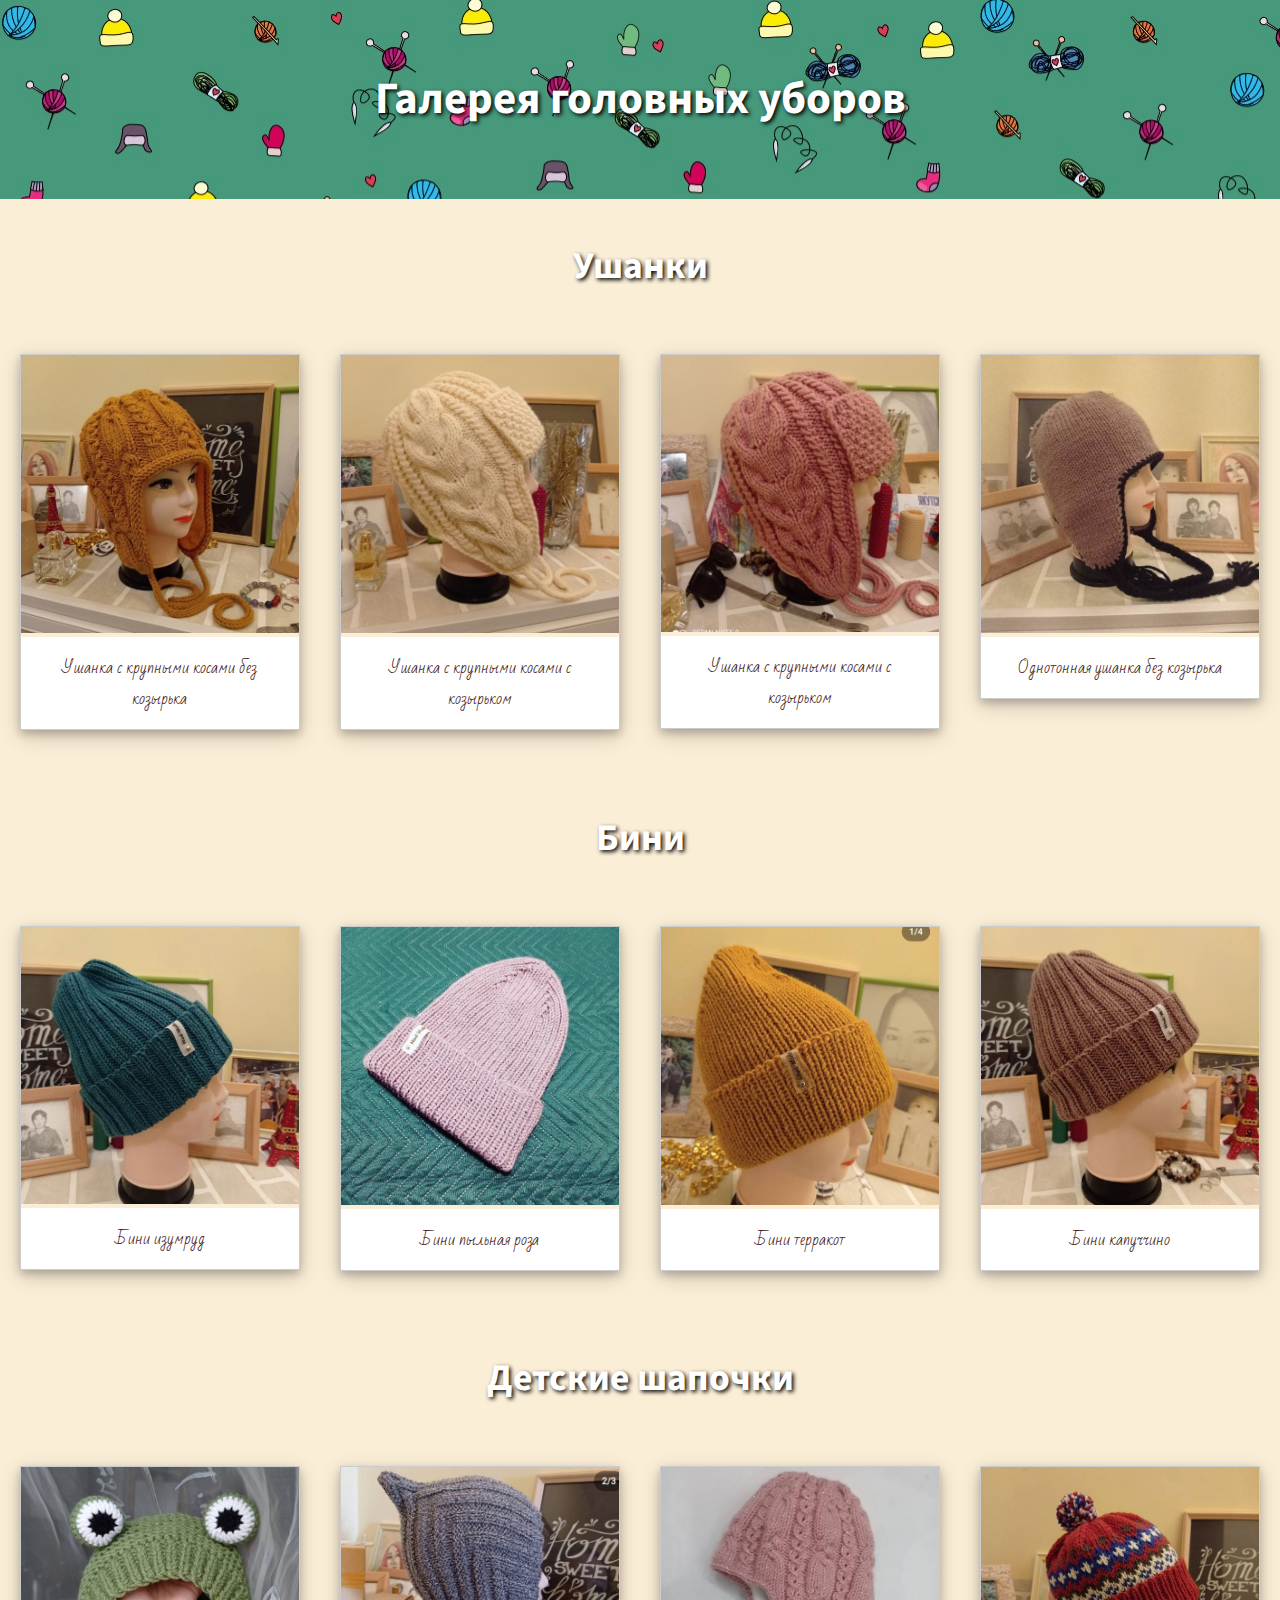
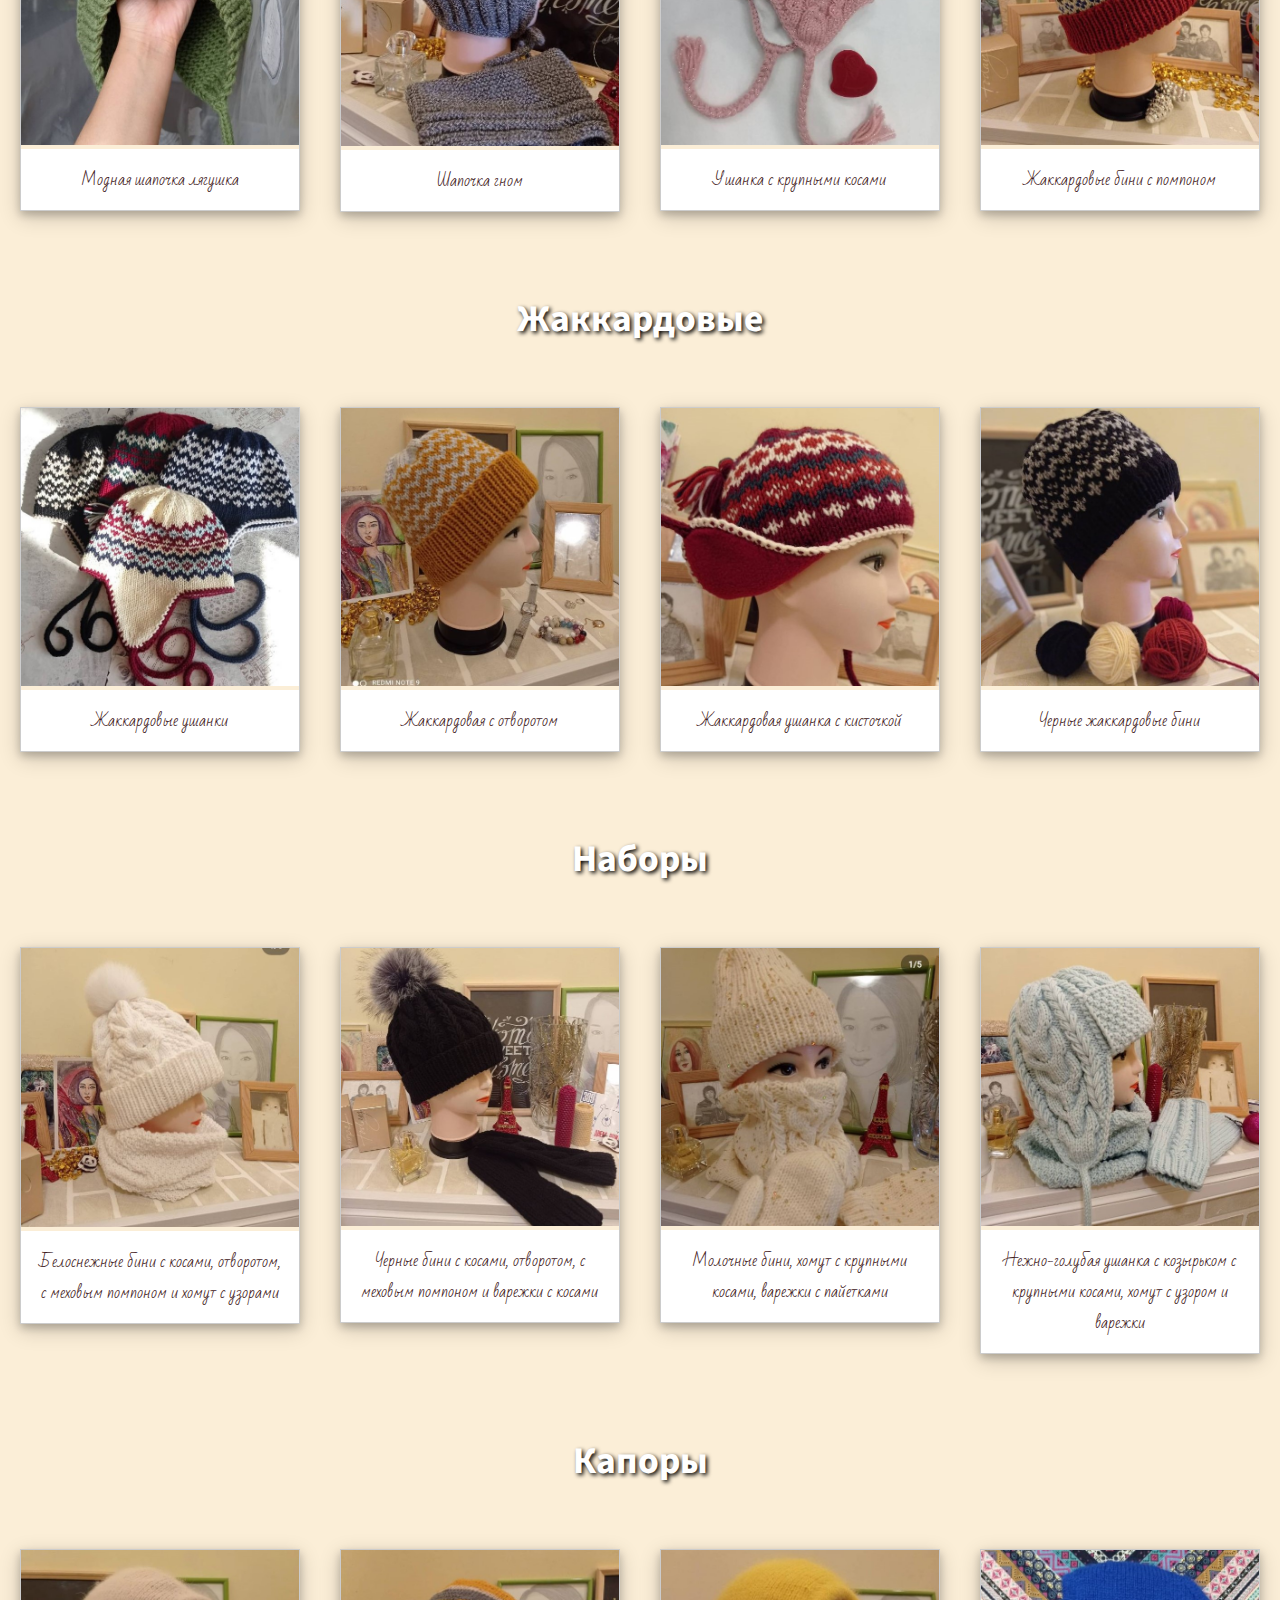
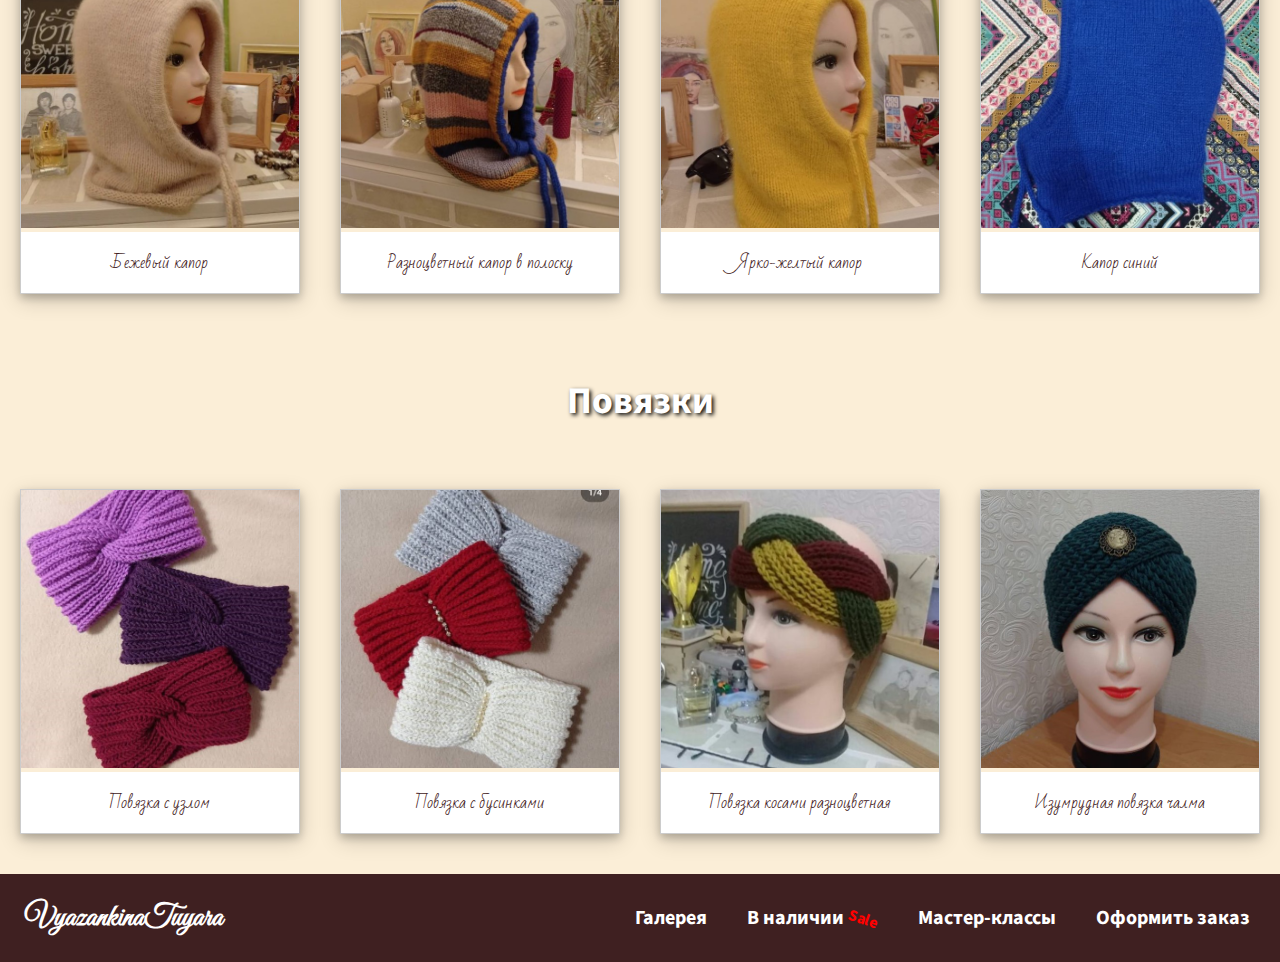
<file: galereya.html>
<!DOCTYPE html>
<html lang="ru">
<head>
    <meta charset="UTF-8">
    <meta http-equiv="X-UA-Compatible" content="IE=edge">
    <meta name="viewport" content="width=device-width, initial-scale=1.0">
    <link rel="stylesheet" href="style.css">
    <link rel="preconnect" href="https://fonts.gstatic.com" crossorigin>
    <link href="https://fonts.googleapis.com/css2?family=Dancing+Script:wght@600&family=Great+Vibes&family=Roboto:wght@300&family=Sansita+Swashed:wght@300&family=Source+Sans+Pro:wght@300&display=swap" rel="stylesheet">
    
    <link rel="preconnect" href="https://fonts.googleapis.com">
<link rel="preconnect" href="https://fonts.gstatic.com" crossorigin>
<link href="https://fonts.googleapis.com/css2?family=Pacifico&display=swap" rel="stylesheet">

<link rel="preconnect" href="https://fonts.googleapis.com">
<link rel="preconnect" href="https://fonts.gstatic.com" crossorigin>
<link href="https://fonts.googleapis.com/css2?family=Amatic+SC&display=swap" rel="stylesheet">

<link rel="preconnect" href="https://fonts.googleapis.com">
<link rel="preconnect" href="https://fonts.gstatic.com" crossorigin>
<link href="https://fonts.googleapis.com/css2?family=Bad+Script&display=swap" rel="stylesheet">
    <title>Galerey</title>
</head>
<body>
    <div class="glava fon" >
        <h2 >Галерея головных уборов</h2>
     </div>
     <div class="glava2" >
        <h2>Ушанки</h2>
     </div>
    <div class="responsive">
        <div class="gallery">
           <a target="_blank" href="usha1.jpeg">
           <img src="assets/usha1.jpeg" alt="Cinque Terre" width="600" height="400">
           </a>
           <div class="desc">Ушанка с крупными косами без козырька</div>
        </div>
     </div>
     <div class="responsive">
        <div class="gallery">
           <a target="_blank" href="usha2.jpeg">
           <img src="assets/usha2.jpeg" alt="Forest" width="600" height="400">
           </a>
           <div class="desc">Ушанка с крупными косами с козырьком</div>
        </div>
     </div>
     <div class="responsive">
        <div class="gallery">
           <a target="_blank" href="usha3.jpeg">
           <img src="assets/usha3.jpeg" alt="Cinque Terre" width="600" height="400">
           </a>
           <div class="desc">Ушанка с крупными косами с козырьком</div>
        </div>
     </div>
     <div class="responsive">
        <div class="gallery">
           <a target="_blank" href="usha4.jpeg">
           <img src="assets/usha4.jpeg" alt="Forest" width="600" height="400">
           </a>
           <div class="desc">Однотонная ушанка без козырька</div>
        </div>
     </div>
     <div class="clearfix"></div>
     <div style="padding:20px;"></div>
     <div class="glava2" >
        <h2>Бини</h2>
     </div>
     <div class="responsive">
        <div class="gallery">
           <a target="_blank" href="bini1.jpeg">
           <img src="assets/bini1.jpeg" alt="Cinque Terre" width="600" height="400">
           </a>
           <div class="desc">Бини изумруд</div>
        </div>
     </div>
     <div class="responsive">
        <div class="gallery">
           <a target="_blank" href="bini2.jpeg">
           <img src="assets/bini2.jpeg" alt="Forest" width="600" height="400">
           </a>
           <div class="desc">Бини пыльная роза</div>
        </div>
     </div>
     <div class="responsive">
        <div class="gallery">
           <a target="_blank" href="bini3.jpeg">
           <img src="assets/bini3.jpeg" alt="Forest" width="600" height="400">
           </a>
           <div class="desc">Бини терракот</div>
        </div>
     </div>
     <div class="responsive">
        <div class="gallery">
           <a target="_blank" href="bini4.jpeg">
           <img src="assets/bini4.jpeg" alt="Forest" width="600" height="400">
           </a>
           <div class="desc">Бини капуччино</div>
        </div>
     </div>
     <div class="clearfix"></div>
     <div style="padding:20px;"></div>

     <div class="glava2" >
        <h2 >Детские шапочки</h2>
     </div>
    <div class="responsive">
        <div class="gallery">
           <a target="_blank" href="det1.jpeg">
           <img src="assets/det1.jpeg" alt="Cinque Terre" width="600" height="400">
           </a>
           <div class="desc">Модная шапочка лягушка</div>
        </div>
     </div>
     <div class="responsive">
        <div class="gallery">
           <a target="_blank" href="det2.jpeg">
           <img src="assets/det2.jpeg" alt="Forest" width="600" height="400">
           </a>
           <div class="desc">Шапочка гном</div>
        </div>
     </div>
     <div class="responsive">
        <div class="gallery">
           <a target="_blank" href="det3.jpeg">
           <img src="assets/det3.jpeg" alt="Cinque Terre" width="600" height="400">
           </a>
           <div class="desc">Ушанка с крупными косами</div>
        </div>
     </div>
     <div class="responsive">
        <div class="gallery">
           <a target="_blank" href="det4.jpeg">
           <img src="assets/det4.jpeg" alt="Forest" width="600" height="400">
           </a>
           <div class="desc">Жаккардовые бини с помпоном</div>
        </div>
     </div>
     <div class="clearfix"></div>
     <div style="padding:20px;"></div>

     <div class="glava2" >
        <h2>Жаккардовые</h2>
     </div>
     <div class="responsive">
        <div class="gallery">
           <a target="_blank" href="jak1.jpeg">
           <img src="assets/jak1.jpeg" alt="Cinque Terre" width="600" height="400">
           </a>
           <div class="desc">Жаккардовые ушанки</div>
        </div>
     </div>
     <div class="responsive">
        <div class="gallery">
           <a target="_blank" href="jak4.jpeg">
           <img src="assets/jak4.jpeg" alt="Forest" width="600" height="400">
           </a>
           <div class="desc">Жаккардовая с отворотом</div>
        </div>
     </div>
     <div class="responsive">
        <div class="gallery">
           <a target="_blank" href="jak7.jpeg">
           <img src="assets/jak7.jpeg" alt="Forest" width="600" height="400">
           </a>
           <div class="desc">Жаккардовая ушанка с кисточкой</div>
        </div>
     </div>
     <div class="responsive">
        <div class="gallery">
           <a target="_blank" href="jak6.jpeg">
           <img src="assets/jak6.jpeg" alt="Forest" width="600" height="400">
           </a>
           <div class="desc">Черные жаккардовые бини</div>
        </div>
     </div>
     <div class="clearfix"></div>
     <div style="padding:20px;"></div>
     <div class="glava2" >
     <h2 >Наборы</h2>
    </div>
   <div class="responsive">
       <div class="gallery">
          <a target="_blank" href="nabor1.jpeg">
          <img src="assets/nabor1.jpeg" alt="Cinque Terre" width="600" height="400">
          </a>
          <div class="desc">Белоснежные бини с косами, отворотом, с меховым помпоном и хомут с узорами</div>
       </div>
    </div>
    <div class="responsive">
       <div class="gallery">
          <a target="_blank" href="nabor2.jpeg">
          <img src="assets/nabor2.jpeg" alt="Forest" width="600" height="400">
          </a>
          <div class="desc">Черные бини с косами, отворотом, с меховым помпоном и варежки с косами</div>
       </div>
    </div>
    <div class="responsive">
       <div class="gallery">
          <a target="_blank" href="nabor3.jpeg">
          <img src="assets/nabor3.jpeg" alt="Cinque Terre" width="600" height="400">
          </a>
          <div class="desc">Молочные бини, хомут с крупными косами, варежки с пайетками</div>
       </div>
    </div>
    <div class="responsive">
       <div class="gallery">
          <a target="_blank" href="nabor4.jpeg">
          <img src="assets/nabor4.jpeg" alt="Forest" width="600" height="400">
          </a>
          <div class="desc">Нежно-голубая ушанка с козырьком с крупными косами, хомут с узором и варежки</div>
       </div>
    </div>
    <div class="clearfix"></div>
    <div style="padding:20px;"></div>

    <div class="glava2" >
       <h2>Капоры</h2>
    </div>
    <div class="responsive">
       <div class="gallery">
          <a target="_blank" href="kapor1.jpeg">
          <img src="assets/kapor1.jpeg" alt="Cinque Terre" width="600" height="400">
          </a>
          <div class="desc">Бежевый капор</div>
       </div>
    </div>
    <div class="responsive">
       <div class="gallery">
          <a target="_blank" href="kapor2.jpeg">
          <img src="assets/kapor2.jpeg" alt="Forest" width="600" height="400">
          </a>
          <div class="desc">Разноцветный капор в полоску</div>
       </div>
    </div>
    <div class="responsive">
       <div class="gallery">
          <a target="_blank" href="kapor3.jpeg">
          <img src="assets/kapor3.jpeg" alt="Forest" width="600" height="400">
          </a>
          <div class="desc">Ярко-желтый капор</div>
       </div>
    </div>
    <div class="responsive">
       <div class="gallery">
          <a target="_blank" href="kapor4.jpeg">
          <img src="assets/kapor4.jpeg" alt="Forest" width="600" height="400">
          </a>
          <div class="desc">Капор синий</div>
       </div>
    </div>
    <div class="clearfix"></div>
    <div style="padding:20px;"></div>

    <div class="glava2" >
        <h2>Повязки</h2>
     </div>
     <div class="responsive">
        <div class="gallery">
           <a target="_blank" href="povjaska1.jpg.jpeg">
           <img src="assets/povjaska1.jpg.jpeg" alt="Cinque Terre" width="600" height="400">
           </a>
           <div class="desc">Повязка с узлом</div>
        </div>
     </div>
     <div class="responsive">
        <div class="gallery">
           <a target="_blank" href="povjaska2.jpeg">
           <img src="assets/povjaska2.jpeg" alt="Forest" width="600" height="400">
           </a>
           <div class="desc">Повязка с бусинками</div>
        </div>
     </div>
     <div class="responsive">
        <div class="gallery">
           <a target="_blank" href="povjaska3.jpeg">
           <img src="assets/povjaska3.jpeg" alt="Forest" width="600" height="400">
           </a>
           <div class="desc">Повязка косами разноцветная</div>
        </div>
     </div>
     <div class="responsive">
        <div class="gallery">
           <a target="_blank" href="povjaska4.jpeg">
           <img src="assets/povjaska4.jpeg" alt="Forest" width="600" height="400">
           </a>
           <div class="desc">Изумрудная повязка чалма</div>
        </div>
     </div>
     <div class="clearfix"></div>
     <div style="padding:20px;"></div>
     <nav class="nav">
        <a class="heading" href="index.html">VyazankinaTuyara</a>
        <a class="item" href="galereya.html" target="_blank">Галерея</a>
        <a class="item" href="magazin.html" target="_blank">В наличии <ins>Sale</ins></a>
        <a class="item" href="mk.html" target="_blank">Мастер-классы</a>
        <a class="item" href="https://wa.me/79246600908" target="_blank">Оформить заказ</a>
     </nav>
</body>
</html>
</file>
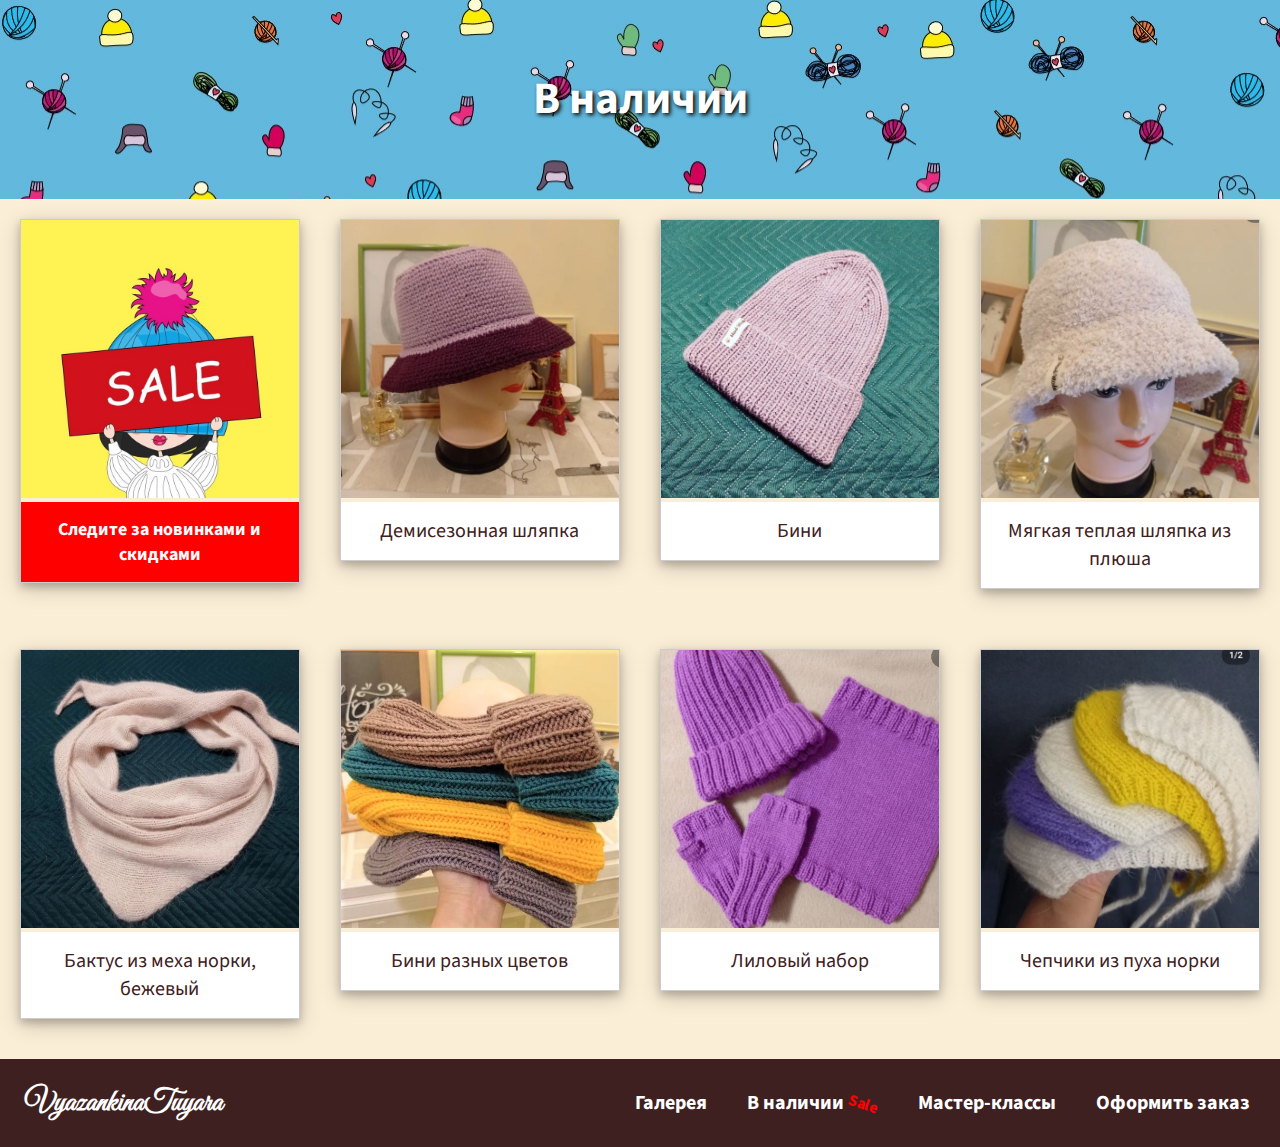
<file: magazin.html>
<!DOCTYPE html>
<html lang="ru">
<head>
    <meta charset="UTF-8">
    <meta http-equiv="X-UA-Compatible" content="IE=edge">
    <meta name="viewport" content="width=device-width, initial-scale=1.0">
    <link rel="stylesheet" href="style.css">
    <link rel="preconnect" href="https://fonts.gstatic.com" crossorigin>
    <link href="https://fonts.googleapis.com/css2?family=Dancing+Script:wght@600&family=Great+Vibes&family=Roboto:wght@300&family=Sansita+Swashed:wght@300&family=Source+Sans+Pro:wght@300&display=swap" rel="stylesheet">
    
    <link rel="preconnect" href="https://fonts.googleapis.com">
<link rel="preconnect" href="https://fonts.gstatic.com" crossorigin>
<link href="https://fonts.googleapis.com/css2?family=Pacifico&display=swap" rel="stylesheet">

<link rel="preconnect" href="https://fonts.googleapis.com">
<link rel="preconnect" href="https://fonts.gstatic.com" crossorigin>
<link href="https://fonts.googleapis.com/css2?family=Amatic+SC&display=swap" rel="stylesheet">

<link rel="preconnect" href="https://fonts.googleapis.com">
<link rel="preconnect" href="https://fonts.gstatic.com" crossorigin>
<link href="https://fonts.googleapis.com/css2?family=Bad+Script&display=swap" rel="stylesheet">
    <title>Magazin</title>
</head>
<body>
    <div class="glava" >
        <h2 >В наличии</h2>
     </div>
    <div class="responsive">
        <div class="gallery">
           <a target="_blank" href="sale.jpg">
           <img src="assets/sale.jpg" alt="Cinque Terre" width="600" height="400">
           </a>
           <div class="sale1"><b>Следите за новинками и скидками</b></div>
        </div>
     </div>
     <div class="responsive">
        <div class="gallery">
           <a target="_blank" href="sale1.jpeg">
           <img src="assets/sale1.jpeg" alt="Forest" width="600" height="400">
           </a>
           <div class="sale">Демисезонная шляпка</div>
        </div>
     </div>
     <div class="responsive">
        <div class="gallery">
           <a target="_blank" href="bini2.jpeg">
           <img src="assets/bini2.jpeg" alt="Cinque Terre" width="600" height="400">
           </a>
           <div class="sale">Бини</div>
        </div>
     </div>
     <div class="responsive">
        <div class="gallery">
           <a target="_blank" href="sale2.jpeg">
           <img src="assets/sale2.jpeg" alt="Forest" width="600" height="400">
           </a>
           <div class="sale">Мягкая теплая шляпка из плюша</div>
        </div>
     </div>
     <div class="clearfix"></div>
     <div style="padding:20px;"></div>
     <div class="responsive">
        <div class="gallery">
           <a target="_blank" href="sale3.jpeg">
           <img src="assets/sale3.jpeg" alt="Cinque Terre" width="600" height="400">
           </a>
           <div class="sale">Бактус из меха норки, бежевый</div>
        </div>
     </div>
     <div class="responsive">
        <div class="gallery">
           <a target="_blank" href="biniki.jpeg">
           <img src="assets/biniki.jpeg" alt="Forest" width="600" height="400">
           </a>
           <div class="sale">Бини разных цветов</div>
        </div>
     </div>
     <div class="responsive">
        <div class="gallery">
           <a target="_blank" href="sale4.jpeg">
           <img src="assets/sale4.jpeg" alt="Forest" width="600" height="400">
           </a>
           <div class="sale">Лиловый набор</div>
        </div>
     </div>
     <div class="responsive">
        <div class="gallery">
           <a target="_blank" href="sale5.jpeg">
           <img src="assets/sale5.jpeg" alt="Forest" width="600" height="400">
           </a>
           <div class="sale">Чепчики из пуха норки</div>
        </div>
     </div>
     <div class="clearfix"></div>
     <div style="padding:20px;"></div>
     <nav class="nav">
      <a class="heading" href="index.html">VyazankinaTuyara</a>
      <a class="item" href="galereya.html" target="_blank">Галерея</a>
      <a class="item" href="magazin.html" target="_blank">В наличии <ins>Sale</ins></a>
      <a class="item" href="mk.html" target="_blank">Мастер-классы</a>
      <a class="item" href="https://wa.me/79246600908" target="_blank">Оформить заказ</a>
   </nav>
</body>
</html>
</file>
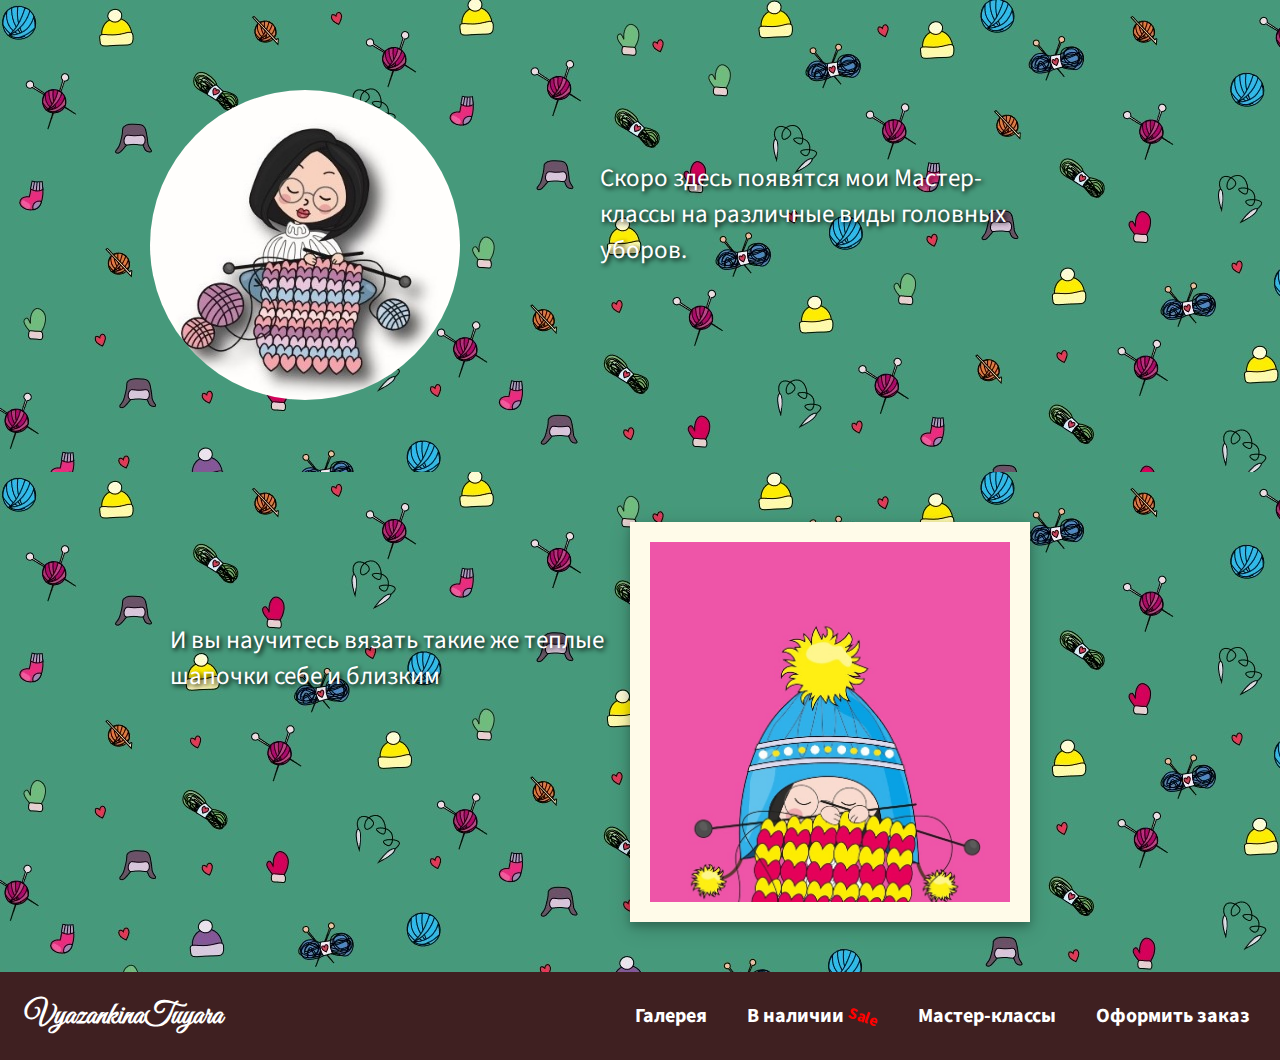
<file: mk.html>
<!DOCTYPE html>
<html lang="ru">
<head>
    <meta charset="UTF-8">
    <meta http-equiv="X-UA-Compatible" content="IE=edge">
    <meta name="viewport" content="width=device-width, initial-scale=1.0">
    <link rel="stylesheet" href="style.css">
    <link rel="preconnect" href="https://fonts.gstatic.com" crossorigin>
    <link href="https://fonts.googleapis.com/css2?family=Dancing+Script:wght@600&family=Great+Vibes&family=Roboto:wght@300&family=Sansita+Swashed:wght@300&family=Source+Sans+Pro:wght@300&display=swap" rel="stylesheet">
    
    <link rel="preconnect" href="https://fonts.googleapis.com">
<link rel="preconnect" href="https://fonts.gstatic.com" crossorigin>
<link href="https://fonts.googleapis.com/css2?family=Pacifico&display=swap" rel="stylesheet">

<link rel="preconnect" href="https://fonts.googleapis.com">
<link rel="preconnect" href="https://fonts.gstatic.com" crossorigin>
<link href="https://fonts.googleapis.com/css2?family=Amatic+SC&display=swap" rel="stylesheet">

<link rel="preconnect" href="https://fonts.googleapis.com">
<link rel="preconnect" href="https://fonts.gstatic.com" crossorigin>
<link href="https://fonts.googleapis.com/css2?family=Bad+Script&display=swap" rel="stylesheet">
    <title>MK</title>
</head>
<body class="fon">
 
  <div class="avtor">
     <div class="container1">
        <img class="logofon" src="assets/logofon1.jpg" alt="" width="350px">
        <div class="overlay1">
           <img class="logofon" src="assets/tuya.jpeg" style="width:350px">
        </div>
     </div>
     <p class="koko">Скоро здесь появятся мои Мастер-классы на различные виды головных уборов.
      </p>
  </div>
  <br>
  
  <div class="two">
     <div class="zakaz">
        <p class="koko">И вы научитесь вязать такие же теплые шапочки себе и близким</p>
        
     </div>
     <img class="fonfon" src="assets/mk.jpg" alt="" width="400px">
  </div>
  <nav class="nav">
    <a class="heading" href="index.html">VyazankinaTuyara</a>
    <a class="item" href="galereya.html" target="_blank">Галерея</a>
    <a class="item" href="magazin.html" target="_blank">В наличии <ins>Sale</ins></a>
    <a class="item" href="mk.html" target="_blank">Мастер-классы</a>
    <a class="item" href="https://wa.me/79246600908" target="_blank">Оформить заказ</a>
 </nav>
</body>
</html>
</file>
<file: style.css>
body{
  margin: 0;
  background-color: #fbeed7;
}
.nav{
  display: flex;
  justify-content: flex-end;
  background-color: #3f2021;
  padding: 10px;
}
.heading{
    margin-right: auto;
    font-weight: bolder;
    text-decoration: none;
    padding: 15px;
    font-size: 30px;
    font-family: 'Great Vibes', cursive;
    color: white;
}
.heading:hover{
    color: #F5C7A9;
}
.item{
    color: white;
    padding: 20px;
    font-size: 20px;
    font-weight: bolder;
    text-decoration: none;
    font-family: 'Source Sans Pro', sans-serif;
}
.item:hover{
  text-transform: uppercase;
  color: bisque;
}
ins{
    display: inline-block;
    transform: rotate(20deg);
    color: red;
    font-size: 16px;
    text-decoration: none;
}
@media all and (max-width: 800px) {
  .nav {
    flex-direction: column;
  }
}
@media all and (max-width: 500px) {
  .nav {
    flex-direction: column;
  }
}

#myVideo{
  width: 100%;
}
.top{
    display: flex;
}
.make{
    position: absolute;
    font-size: 60px;
    font-family: 'Amatic SC', cursive;
    color: white;
    top: 400px;
    left: 200px;
    text-shadow: 2px 2px 5px #3f2021;
    line-height: 90px;
    text-align: center;
}
@media all and (max-width: 800px) { 
  .top{
    display: flex;
  }
  .make {
    font-size: 30px;
    left: 50px;
    line-height: 30px;
  }
}
@media all and (max-width: 500px) {
  .make {
    font-size: 15px;
    left: 50px;
    line-height: 30px;
  }
}
.avtor{
    display: flex;
    justify-content: center;
    margin-left: 100px;
    margin-right: 200px;
    margin-top: 30px;
    padding: 30px;  
}
.text{
  font-size: 30px;
  font-family: 'Bad Script', cursive;
  color: #3f2021;
  text-align: center;
}
.container1 {
  position: relative;
  width: 50%;
}
.overlay1 {
  position: absolute;
  top: 0;
  bottom: 0;
  left: 0;
  right: 0;
  height: 100%;
  width: 100%;
  opacity: 0;
  transition: .5s ease;
}
.container1:hover .overlay1 {
  opacity: 1;
}
.logofon{
  margin-top: 10px;
  border-radius: 50%;
  padding: 20px;
}
@media all and (max-width: 800px) {
  .avtor {
    flex-direction: column;
    align-items: center;
    font-size: 20px;
    margin-left: 0px;
    margin-right: 0px;
  } 
  .logofon{
    padding: 10px;
    align-self: center;
  }
}
@media all and (max-width: 500px) {
  .avtor {
    display: flex;
    flex-direction: column;
    align-items: center;
    font-size: 18px;
    margin-top: 20px;
    padding: 10px; 
    text-align: center;
  }
  .container1 {
    position: relative;
    width: 100px;
    align-self: flex-start;
  }
  .overlay1 {
    position: absolute;
    top: 0;
    bottom: 0;
    left: 0;
    right: 0;
    height: 50%;
    width: 50%;
    opacity: 0;
    transition: .5s ease;
    align-self: flex-start;
  }
  .container1:hover .overlay1 {
    opacity: 1;
  }
  .logofon{
    padding: 10px;
    align-self: center;
    margin-left: 0px;
    
  }
  
}
.two{
  display: flex;
  padding: 50px;
  background-color: palevioletred;
  background-image: url(fon15green.jpg);
}
.zakaz{
  flex-direction: column;
  align-items: center;
}
.button1{
  align-items: center;
  margin-left: 350px;
}
.knopka{
  background-color: #3f2021;
  font-size: 25px;
  padding: 15px;
  color: white;
  font-family: 'Source Sans Pro', sans-serif;
  cursor: pointer; 
}
.knopka:hover{
background-color: #42855B;
}
.koko{
  display: flex;
    justify-content: center;
    font-size: 25px;
    font-family: 'Source Sans Pro', sans-serif;
    color: white;
    padding: 20px;
    margin-top: 80px;
    margin-left: 100px;
    text-shadow: 2px 2px 5px black;
}
.fonfon{
  background-color: #fffbe9;
  padding: 20px;
  margin-right: 200px;
  box-shadow: 0 4px 8px 0 rgba(0, 0, 0, 0.2), 0 6px 20px 0 rgba(0, 0, 0, 0.19);
}
@media all and (max-width: 800px) {
  .two{
    flex-direction: column-reverse;
    align-items: center;
  }
  .fonfon{
    display: block;
    margin-left: auto;
    margin-right: auto;
    width: 60%;
  }
  .button1{
    margin-left: 250px;
  }
  }
@media all and (max-width: 500px) {
  .two{
    flex-direction: column-reverse;
    align-items: center;
  }
  .fonfon{
    display: block;
    margin-left: auto;
    margin-right: auto;
    width: 100%;
  }
  .button1{
    margin-left: auto;
    justify-content: center;
}
.koko{
    font-size: 18px;
    font-family: 'Source Sans Pro', sans-serif;
    color: white;
    padding: 10px;
    margin-top: auto;
    margin-left: auto;
}
}
.krug3{
  display: flex;
  justify-content: space-between;
  margin-top: 50px;   
  align-items: center;
}
.logo3{
  margin-top: 10px;
  border-radius: 50%;
  padding: 0px;
  border: 3px solid #3f2021;
}
.ap3{
  font-family: 'Amatic SC', cursive;
  color: #3f2021;
  font-size: 20px;
}
h3{
  font-family: 'Amatic SC', cursive;
  color: #3f2021;
  font-size: 40px;
}
  .container3 {
    position: relative;
    width: 50%;
    display: flex;
  flex-direction: column;
  align-items: center; 
  }
  .overlay3 {
    position: absolute;
    top: 0;
    bottom: 0;
    left: 0;
    right: 0;
    height: 100%;
    width: 100%;
    opacity: 0;
    transition: .5s ease;
    display: flex;
  flex-direction: column;
  align-items: center; 
  }
  .container3:hover .overlay3 {
    opacity: 1;
  }
@media all and (max-width: 800px){
  .krug3{
    flex-direction: column;
  }
  h3{
    font-size: 30px;
    text-align: center;
  }
  .knopka3{
    align-self: center;
  font-size: 25px;
  padding: 12px;
  }
}
@media all and (max-width: 500px){
  .krug3{
    flex-direction: column;
  }
  h3{
    font-size: 30px; 
  }
  .knopka3{
  font-size: 20px;
  padding: 10px;
  }
}
.glava{
  background-image: url(fon14blue.jpg);
  padding: 30px;
  background-color: #fffbe9;
  font-size: 30px;
  font-family: 'Source Sans Pro', sans-serif;
  text-align: center;
  color: white;
  text-shadow: 2px 2px 4px #000000;
}
.glava2{
  padding: 10px;
  font-size: 25px;
  text-align: center;
  text-shadow: 2px 2px 4px #000000;
  color: white;
  font-family: 'Source Sans Pro', sans-serif;
}
.dipak{
  font-size: 20px;
  color: #3f2021;
  padding: 40px;
  font-family:'Source Sans Pro', sans-serif;
  text-align: center;
}

div.gallery {
  border: 1px solid #ccc;
  box-shadow: 0 4px 8px 0 rgba(0, 0, 0, 0.2), 0 6px 20px 0 rgba(0, 0, 0, 0.19);;
}

div.gallery:hover {
  border: 1px solid #777;
  opacity: 0.5;
}

div.gallery img {
  width: 100%;
  height: auto;
}

div.desc {
  padding: 15px;
  text-align: center;
  font-family: 'Bad Script', cursive;
  color: #3f2021;
  background-color: white;
}
* {
  box-sizing: border-box;
}

.responsive {
  padding: 0 20px;
  float: left;
  width: 24.99999%;
  margin-top: 20px; 
}

@media only screen and (max-width: 800px) {
  .responsive {
    width: 49.99999%;
    margin: 6px 0;
  }
}

@media only screen and (max-width: 500px) {
  .responsive {
    width: 100%;
  }
}

.clearfix:after {
  content: "";
  display: table;
  clear: both;
}
.fon{
  background-image: url(fon15green.jpg);
}
.galerey{
  background-image: url(fon13.jpg);
}
.fon2{
  background-image: url(fon13.jpg);
}
.fon3{
  background-image: url(fon\ yellow.jpg);
}
.sale{
  color: #3f2021;
  font-size: 20px;
  font-family: 'Source Sans Pro', sans-serif;
  padding: 15px;
  text-align: center;
  background-color: white;
}
.sale1{
  color: white;
  font-size: 18px;
  font-family: 'Source Sans Pro', sans-serif;
  padding: 15px;
  text-align: center;
  background-color: red;
}
</file>
